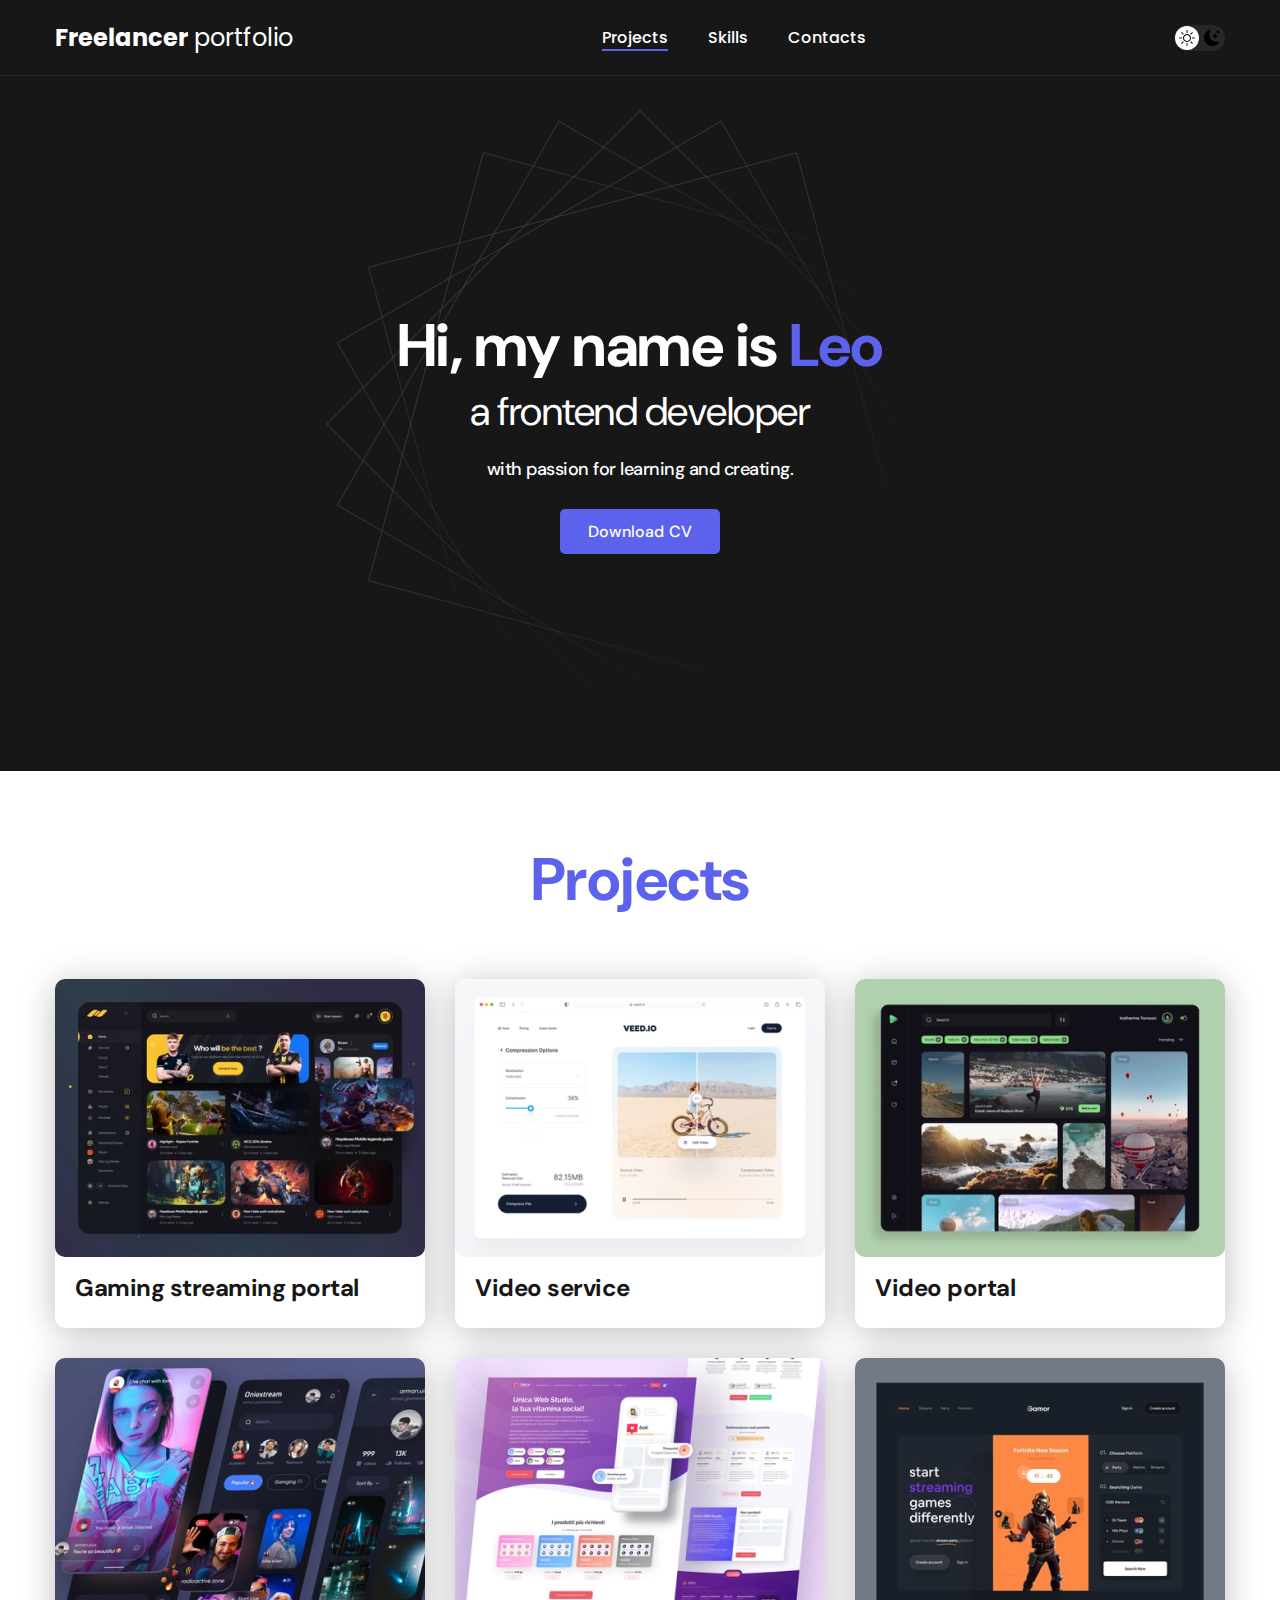
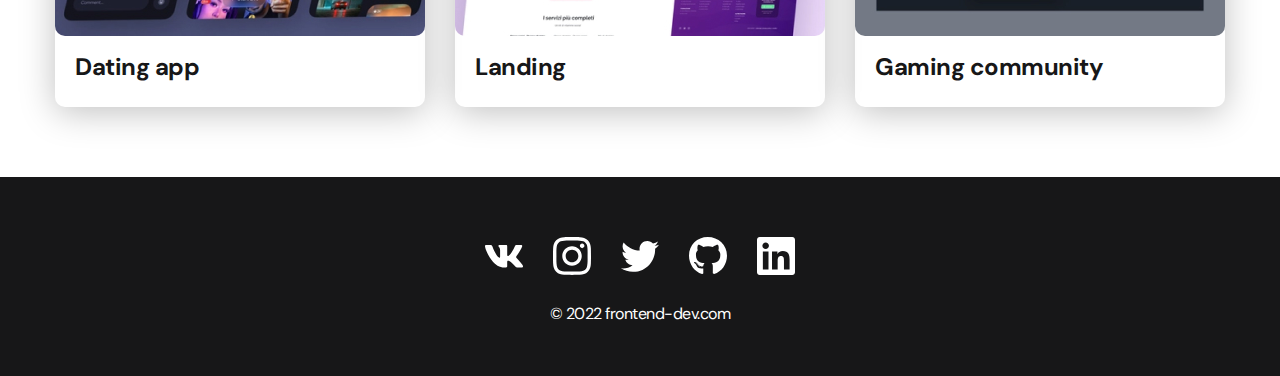
<file: index.html>
<!DOCTYPE html>
<html lang="en">

<head>
    <meta charset="UTF-8">
    <meta name="viewport" content="width=device-width, initial-scale=1.0">
    <title>Document</title>
    <link rel="stylesheet" href="style.css">
    <link href="https://fonts.googleapis.com/css?family=DM+Sans:700, 500, 400" rel="stylesheet" />
    <link href="https://fonts.googleapis.com/css?family=Poppins:700, 500, 400" rel="stylesheet" />
</head>

<body>
    <nav class="nav">
        <div class="container">
            <div class="var-row">
                <a href="" class="logo"><strong>Freelancer</strong> portfolio</a>

                <button class="dark-mode-btn">
                    <img src="/img/icons/sun.svg" alt="light mode" class="dark-mode-btn__icon">
                    <img src="/img/icons/moon.svg" alt="dark mode" class="dark-mode-btn__icon">
                </button>

                <ul class="nav-list">
                    <li class="nav-list__item"><a href="/index.html"
                            class="nav-list__link nav-list__link--active">Projects</a></li>
                    <li class="nav-list__item"><a href="/skills.html" class="nav-list__link">Skills</a></li>
                    <li class="nav-list__item"><a href="/contacts.html" class="nav-list__link">Contacts</a></li>
                </ul>
            </div>
        </div>
    </nav>
    <header class="header">
        <div class="header-wrapper">
            <div class="header-title">
                <h1><strong>Hi, my name is <em>Leo</em></strong><br> a frontend developer</h1>
            </div>
            <div class="header-text">
                <p>with passion for learning and creating.</p>
            </div>
            <a href="#!" class="btn">Download CV</a>
        </div>
    </header>
    <main class="section">
        <div class="container">
            <h2 class="title-1">Projects</h2>
            <ul class="projects">
                <li class="project">
                    <a href="./project-page.html">
                        <img src="/img/projects/01.jpg" alt="project 01" class="project__img">
                        <h3 class="project__title">Gaming streaming portal</h3>
                    </a>
                </li>
                <li class="project">
                    <a href="./project-page.html">
                        <img src="/img/projects/02.jpg" alt="project 01" class="project__img">
                        <h3 class="project__title">Video service</h3>
                    </a>
                </li>
                <li class="project">
                    <a href="./project-page.html">
                        <img src="/img/projects/03.jpg" alt="project 01" class="project__img">
                        <h3 class="project__title">Video portal</h3>
                    </a>
                </li>
                <li class="project">
                    <a href="./project-page.html">
                        <img src="/img/projects/04.jpg" alt="project 01" class="project__img">
                        <h3 class="project__title">Dating app</h3>
                    </a>
                </li>
                <li class="project">
                    <a href="./project-page.html">
                        <img src="/img/projects/05.jpg" alt="project 01" class="project__img">
                        <h3 class="project__title">Landing</h3>
                    </a>
                </li>
                <li class="project">
                    <a href="./project-page.html">
                        <img src="/img/projects/06.jpg" alt="project 01" class="project__img">
                        <h3 class="project__title">Gaming community</h3>
                    </a>
                </li>
            </ul>
        </div>
    </main>
    <footer class="footer">
        <div class="container">
            <div class="footer__wrapper">
                <ul class="social">
                    <li class="social__item"><a href="#"><img src="/img/icons/vk.svg" alt=""></a></li>
                    <li class="social__item"><a href="#"><img src="/img/icons/instagram.svg" alt=""></a></li>
                    <li class="social__item"><a href="~#"><img src="/img/icons/twitter.svg" alt=""></a></li>
                    <li class="social__item"><a href="#"><img src="/img/icons/gitHub.svg" alt=""></a></li>
                    <li class="social__item"><a href="#"><img src="/img/icons/linkedIn.svg" alt=""></a></li>
                </ul>
                <div class="copyright">
                    <p>© 2022 frontend-dev.com</p>
                </div>
            </div>
        </div>
    </footer>
    <script src="/js/main.js"></script>
</body>
    
</html>
</file>
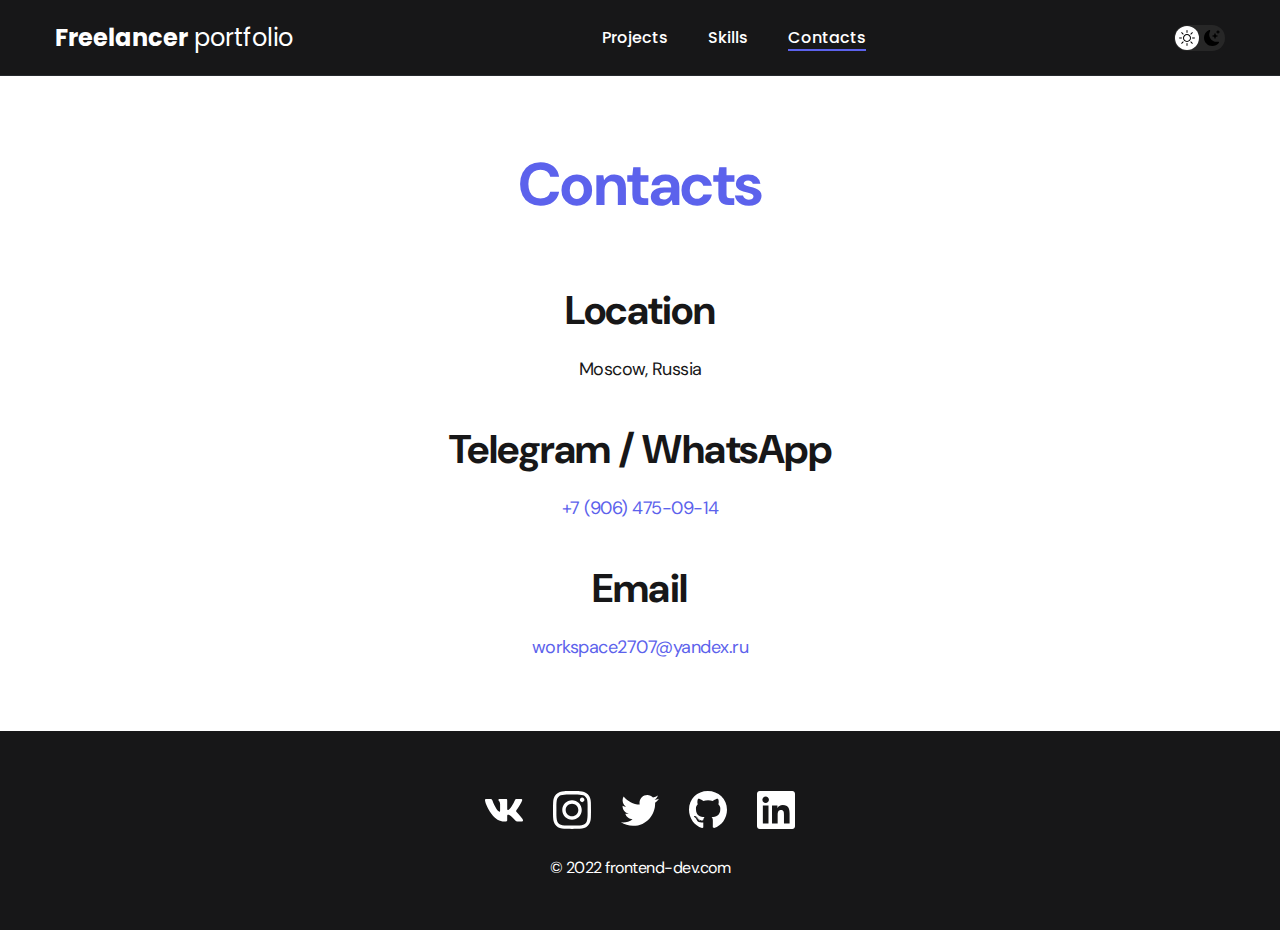
<file: contacts.html>
<!DOCTYPE html>
<html lang="en">

<head>
    <meta charset="UTF-8">
    <meta name="viewport" content="width=device-width, initial-scale=1.0">
    <title>Document</title>
    <link rel="stylesheet" href="style.css">
    <link href="https://fonts.googleapis.com/css?family=DM+Sans:700, 500, 400" rel="stylesheet" />
    <link href="https://fonts.googleapis.com/css?family=Poppins:700, 500, 400" rel="stylesheet" />
</head>

<body>
    <nav class="nav">
        <div class="container">
            <div class="var-row">
                <a href="" class="logo"><strong>Freelancer</strong> portfolio</a>

                <button class="dark-mode-btn">
                    <img src="/img/icons/sun.svg" alt="light mode" class="dark-mode-btn__icon">
                    <img src="/img/icons/moon.svg" alt="dark mode" class="dark-mode-btn__icon">
                </button>

                <ul class="nav-list">
                    <li class="nav-list__item"><a href="/index.html"
                            class="nav-list__link">Projects</a></li>
                    <li class="nav-list__item"><a href="/skills.html" class="nav-list__link">Skills</a></li>
                    <li class="nav-list__item"><a href="/contacts.html" class="nav-list__link nav-list__link--active">Contacts</a></li>
                </ul>
            </div>
        </div>
    </nav>
    <main class="section">
        <div class="container">
            <h1 class="title-1">Contacts</h1>
            <ul class="content-list">
                <li class="content-list__item">
                    <h2 class="title-2">Location</h2>
                    <p>Moscow, Russia</p>
                </li>
                <li class="content-list__item">
                    <h2 class="title-2">Telegram / WhatsApp</h2>
                    <p><a href="tel:+79064750914">+7 (906) 475-09-14</a></p>
                </li>
                <li class="content-list__item">
                    <h2 class="title-2">Email</h2>
                    <p><a href="emailto:workspace2707@yandex.ru">workspace2707@yandex.ru</a></p>
                </li>
            </ul>
        </div>
    </main>
    <footer class="footer">
        <div class="container">
            <div class="footer__wrapper">
                <ul class="social">
                    <li class="social__item"><a href="#"><img src="/img/icons/vk.svg" alt=""></a></li>
                    <li class="social__item"><a href="#"><img src="/img/icons/instagram.svg" alt=""></a></li>
                    <li class="social__item"><a href="#"><img src="/img/icons/twitter.svg" alt=""></a></li>
                    <li class="social__item"><a href="#"><img src="/img/icons/gitHub.svg" alt=""></a></li>
                    <li class="social__item"><a href="#"><img src="/img/icons/linkedIn.svg" alt=""></a></li>
                </ul>
                <div class="copyright">
                    <p>© 2022 frontend-dev.com</p>
                </div>
            </div>
        </div>
    </footer>
    <script src="/js/main.js"></script>
</body>

</html>
</file>
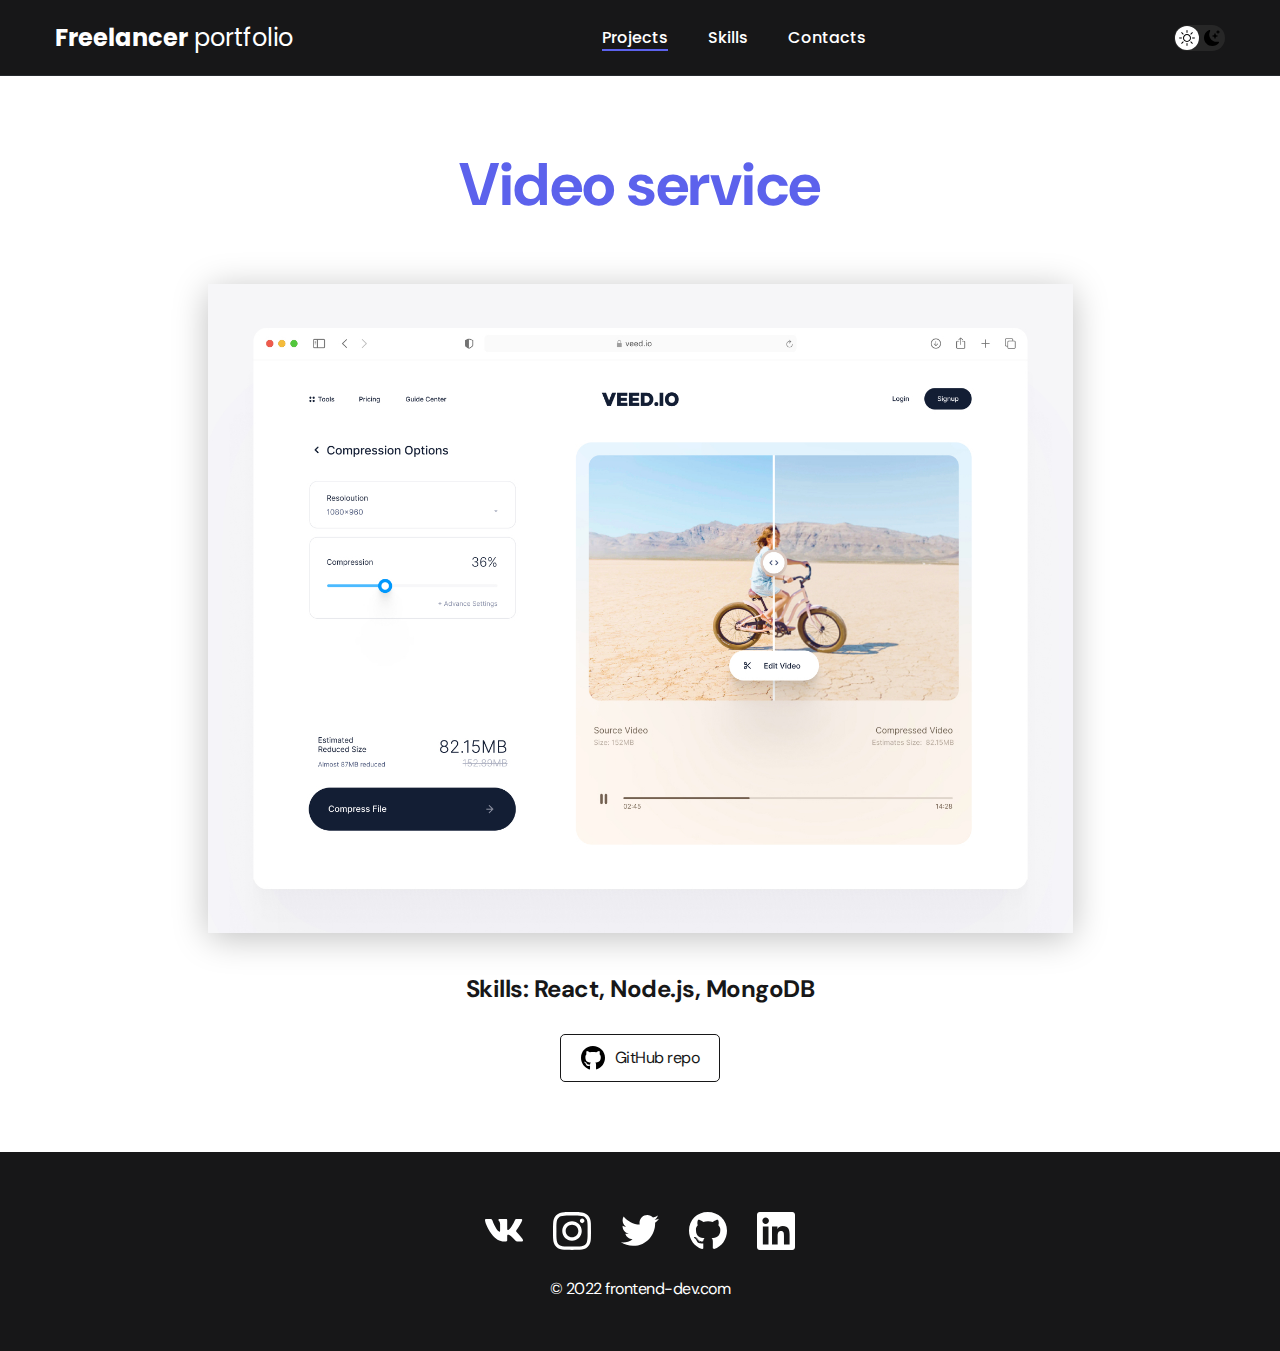
<file: project-page.html>
<!DOCTYPE html>
<html lang="en">

<head>
    <meta charset="UTF-8">
    <meta name="viewport" content="width=device-width, initial-scale=1.0">
    <title>Document</title>
    <link rel="stylesheet" href="style.css">
    <link href="https://fonts.googleapis.com/css?family=DM+Sans:700, 500, 400" rel="stylesheet" />
    <link href="https://fonts.googleapis.com/css?family=Poppins:700, 500, 400" rel="stylesheet" />
</head>

<body>
    <nav class="nav">
        <div class="container">
            <div class="var-row">
                <a href="" class="logo"><strong>Freelancer</strong> portfolio</a>

                <button class="dark-mode-btn">
                    <img src="/img/icons/sun.svg" alt="light mode" class="dark-mode-btn__icon">
                    <img src="/img/icons/moon.svg" alt="dark mode" class="dark-mode-btn__icon">
                </button>

                <ul class="nav-list">
                    <li class="nav-list__item"><a href="/index.html"
                            class="nav-list__link nav-list__link--active">Projects</a></li>
                    <li class="nav-list__item"><a href="/skills.html" class="nav-list__link">Skills</a></li>
                    <li class="nav-list__item"><a href="/contacts.html" class="nav-list__link">Contacts</a></li>
                </ul>
            </div>
        </div>
    </nav>
    <main class="section">
        <div class="container">
            <div class="project-details">
                <h1 class="title-1">Video service</h1>
                <div class="project-details__cover">
                    <img src="/img/projects/02-big.jpg" alt="">
                </div>
                <div class="project-details__description">
                    <p>Skills: React, Node.js, MongoDB</p>
                </div>
                <a href="#!" class="btn-outline">
                    <img src="/img/icons/gitHub-black.svg" alt="">
                    GitHub repo
                </a>
            </div>
        </div>
    </main>
    <footer class="footer">
        <div class="container">
            <div class="footer__wrapper">
                <ul class="social">
                    <li class="social__item"><a href="#"><img src="/img/icons/vk.svg" alt=""></a></li>
                    <li class="social__item"><a href="#"><img src="/img/icons/instagram.svg" alt=""></a></li>
                    <li class="social__item"><a href="~#"><img src="/img/icons/twitter.svg" alt=""></a></li>
                    <li class="social__item"><a href="#"><img src="/img/icons/gitHub.svg" alt=""></a></li>
                    <li class="social__item"><a href="#"><img src="/img/icons/linkedIn.svg" alt=""></a></li>
                </ul>
                <div class="copyright">
                    <p>© 2022 frontend-dev.com</p>
                </div>
            </div>
        </div>
    </footer>
    <script src="/js/main.js"></script>
</body>

</html>
</file>
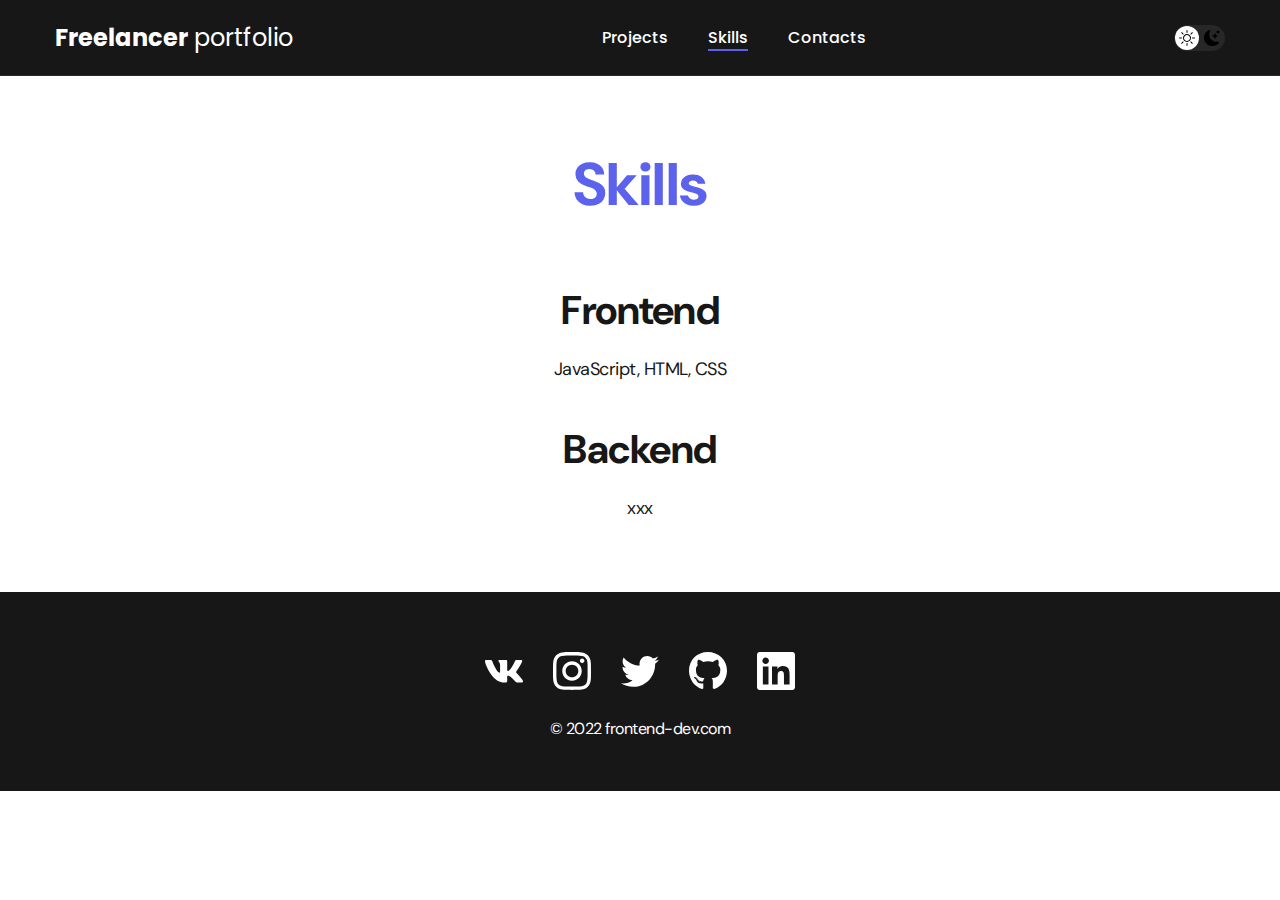
<file: skills.html>
<!DOCTYPE html>
<html lang="en">

<head>
    <meta charset="UTF-8">
    <meta name="viewport" content="width=device-width, initial-scale=1.0">
    <title>Document</title>
    <link rel="stylesheet" href="style.css">
    <link href="https://fonts.googleapis.com/css?family=DM+Sans:700, 500, 400" rel="stylesheet" />
    <link href="https://fonts.googleapis.com/css?family=Poppins:700, 500, 400" rel="stylesheet" />
</head>

<body>
    <nav class="nav">
        <div class="container">
            <div class="var-row">
                <a href="" class="logo"><strong>Freelancer</strong> portfolio</a>

                <button class="dark-mode-btn">
                    <img src="/img/icons/sun.svg" alt="light mode" class="dark-mode-btn__icon">
                    <img src="/img/icons/moon.svg" alt="dark mode" class="dark-mode-btn__icon">
                </button>

                <ul class="nav-list">
                    <li class="nav-list__item"><a href="/index.html"
                            class="nav-list__link">Projects</a></li>
                    <li class="nav-list__item"><a href="/skills.html" class="nav-list__link nav-list__link--active">Skills</a></li>
                    <li class="nav-list__item"><a href="/contacts.html" class="nav-list__link">Contacts</a></li>
                </ul>
            </div>
        </div>
    </nav>
    <main class="section">
        <div class="container">
            <h1 class="title-1">Skills</h1>
            <ul class="content-list">
                <li class="content-list__item">
                    <h2 class="title-2">Frontend</h2>
                    <p>JavaScript, HTML, CSS</p>
                </li>
                <li class="content-list__item">
                    <h2 class="title-2">Backend</h2>
                    <p>xxx</p>
                </li>
            </ul>
        </div>
    </main>
    <footer class="footer">
        <div class="container">
            <div class="footer__wrapper">
                <ul class="social">
                    <li class="social__item"><a href="#"><img src="/img/icons/vk.svg" alt=""></a></li>
                    <li class="social__item"><a href="#"><img src="/img/icons/instagram.svg" alt=""></a></li>
                    <li class="social__item"><a href="~#"><img src="/img/icons/twitter.svg" alt=""></a></li>
                    <li class="social__item"><a href="#"><img src="/img/icons/gitHub.svg" alt=""></a></li>
                    <li class="social__item"><a href="#"><img src="/img/icons/linkedIn.svg" alt=""></a></li>
                </ul>
                <div class="copyright">
                    <p>© 2022 frontend-dev.com</p>
                </div>
            </div>
        </div>
    </footer>
    <script src="/js/main.js"></script>
</body>

</html>
</file>
<file: style.css>
@import '/reset.css';

/*
font-family: 'DM Sans', sans-serif;
font-family: 'Poppins', sans-serif;
*/

.container {
    margin: 0 auto;
    padding: 0 15px;
    max-width: 1200px;
}

:root {
    --black: #171718;
    --black-border: #26292D;
    --white: #fff;
    --purple: #5C62EC;

    --dark-border: var(--black-border);
    --accent: var(--purple);
    --black-text: var(--black);
    --dark-bg: var(--black);
    --header-text: var(--white);

    /* LIGHT MODE */

    --page-bg: #ffffff;
    --text-color: var(--black);
    --box-shadow: 0 5px 35px rgba(0, 0, 0, 0.25);
}

.dark-mode {

    /* DARK MODE */
    --page-bg: #252526;
    --text-color: var(--white);
    --box-shadow: 0 5px 35px rgba(0, 0, 0, 0.8);
}

html, body {
    font-family: 'DM Sans', sans-serif;
    letter-spacing: -0.5px;
    color: var(--text-color);
    background-color: var(--page-bg);
    
}

.section {
    margin: 70px 0;
}

.none {
    display: none !important;
}
.title-2 {
    font-weight: 700;
    font-size: 40px;
    line-height: 1.3;
    margin-bottom: 20px;
}

/*NAV*/

.nav {
    padding: 20px 0;
    border-bottom: 1px solid var(--black-border);
    background-color: var(--dark-bg);
    color: var(--header-text);
    letter-spacing: normal;
}

.var-row {
    display: flex;
    align-items: center;
    justify-content: space-between;
    flex-wrap: wrap;
    column-gap: 30px;
    row-gap: 20px;
}
.logo {
    font-family: Poppins, sans-serif;
    color: var(--header-text);
    font-size: 24px;
}

.logo strong {
    font-weight: 700;
}

.nav-list {
    display: flex;
    align-items: flex-end;
    column-gap: 40px;
    font-family: Poppins, sans-serif;
    font-weight: 500;
    font-size: 16px;
    flex-wrap: wrap;
    row-gap: 10px;
}

.nav-list__link {
    color: var(--header-text);
}

.nav-list__link--active {
    position: relative;
}

.nav-list__link--active::before {
    content: "";
    position: absolute;
    left: 0;
    top: 100%;
    display: block;
    height: 2px;
    width: 100%;
    background-color: var(--accent);
}

.dark-mode-btn {
    display: flex;
    justify-content: space-between;
    order: 1;

    padding: 5px;
    width: 51px;
    height: 26px;

    background-color: #272727;
    border-radius: 50px;

    position: relative;
}
.dark-mode-btn__icon {
    position: relative;
    z-index: 9;
}

.dark-mode-btn::before {
    content: "";

    position: absolute;
    top: 1px;
    left: 1px;

    display: block;
    width: 24px;
    height: 24px;
    border-radius: 50%;
    background-color: var(--white);

    transition: left 0.2s ease-in;
}

.dark-mode-btn--active::before {
    left: 26px;
}

/*HEADER*/

.header {
    background-color: var(--dark-bg);
    color: var(--header-text);
    text-align: center;

    display: flex;
    justify-content: center;
    align-items: center;

    height: 695px;
    padding: 0 20px;

    background-image: url(/img/Abstract.png);
    background-repeat: no-repeat;
    background-position: center center;
    background-size: auto;
}
.header-wrapper {
    padding: 0, 15px;
    max-width: 660px;
}
.header-title {
    margin-bottom: 20px;
    font-size: 40px;
}

.header-title strong {
    font-size: 60px;
}

.header-title em {
    font-style: normal;
    color: var(--accent);
}

.header-text {
    font-size: 18px;
    line-height: 24px;
    font-weight: 500;
    margin-bottom: 40px;
}

.header-text + p {
    margin-bottom: 20px;
}
.btn {
    height: 48px;
    padding: 12px 28px;

    border-radius: 5px;
    background-color: var(--accent);
    color: var(--white);
    letter-spacing: 0.15px;
    font-size: 16px;
    font-weight: 500;
    
    transition: opacity 0.2s ease-in;
}

.btn:hover {
    opacity: 0.8;
}

.btn:active {
    position: relative;
    top: 1px;
}

/*PROJECTS*/

.title-1 {
    font-weight: 700;
    font-size: 60px;
    line-height: 1.3;
    color: var(--accent);
    text-align: center;
    margin-bottom: 60px;
}
.projects {
    display: flex;
    flex-wrap: wrap;
    column-gap: 30px;
    row-gap: 30px;
    justify-content: center;
}
.project {
    border-radius: 10px;
    box-shadow: var(--box-shadow);
    max-width: 370px;
}
.project__img {
    border-radius: 10px;

}
.project__title {
    line-height: 1.3;
    font-size: 24px;
    font-weight: 700;
    padding: 15px 20px 25px;
    color: var(--text-color);
}

/* PROJECT DETAILS */

.project-details {
    display: flex;
    flex-direction: column;
    align-items: center;
    text-align: center;

    margin: 0 auto;
    max-width: 865px;
}
.project-details__cover {
    max-width: 100%;
    border-radius: 10px;
    box-shadow: 0 5px 35px rgba(0, 0, 0, 0.25);
}
.project-details__description {
    margin: 40px 0 30px;
    font-weight: 700;
    font-size: 24px;
    letter-spacing: -0.5px;
    line-height: 1.3;

    color: var(--text-color);
}
.btn-outline {
    height: 48px;
    padding: 12px 20px;
    color: var(--black);
    background-color: #fff;

    display: flex;
    column-gap: 10px;
    align-items: center;

    border: 1px solid var(--black);
    border-radius: 5px;

    transition: opacity 0.2s ease-in;

}

.btn-outline:hover {
    opacity: 0.8;
}

.btn-outline:active {
    position: relative;
    top: 1px;
}

/* SKILLS */

.content-list {
    margin: 0 auto;
    max-width: 570px;
    display: flex;
    flex-direction: column;
    align-items: center;
    text-align: center;
    row-gap: 40px;
}
.content-list__item {
    font-size: 18px;
    line-height: 1.5;
}

.content-list__item a {
    color: var(--accent);
}

/* FOOTER */

.footer {
    background-color: var(--dark-bg);
    color: var(--header-text);
    padding: 60px 0 50px;
    
}

.footer__wrapper {
    display: flex;
    flex-direction: column;
    row-gap: 27px;
    align-items: center;
}

.social {
    display: flex;
    column-gap: 30px;
    align-items: center;
    
}

.copyright {
    font-weight: 400;
    font-size: 16px;
    line-height: 1.5;
}

.copyright p + p {
    margin-bottom: 0.5em;
}


/* ADAPTATION */

    @media (max-width: 320px) {
        .header-title strong {
            font-size: 40px;
        }   
        
        .header-title {
            font-size: 20px;  
            margin-bottom: 10px;  
        }

        .header-text {
            font-size: 15px;
            margin-bottom: 30px;
        }
    }

@media (max-width: 620px) {
    .header {
        min-height: unset;
    }

    .header__title {
        font-size: 30px;
    }

    .header__title strong {
        font-size: 40px;
    }

    .nav-list {
        justify-content: space-between;
    }

    .dark-mode-btn {
        order: 0;
    }

    .section {
        margin: 40px 0;
    }

    .project__title {
        font-size: 22px;
    }

    .project-details__description { 
        font-size: 22px;
        margin: 40px 0 15px;
    }

    .title-1 {
        margin-bottom: 30px;
        font-size: 40px;
    }

    .title-2 {
        margin-bottom: 10px;
        font-size: 30px;
    }

    .footer {
        padding: 40px 0 30px;
    }

    .footer__wrapper {
        row-gap: 20px;
    }

    .social {
        column-gap: 20px;
    }

    .social__item {
        width: 28px;
    }

}
</file>
